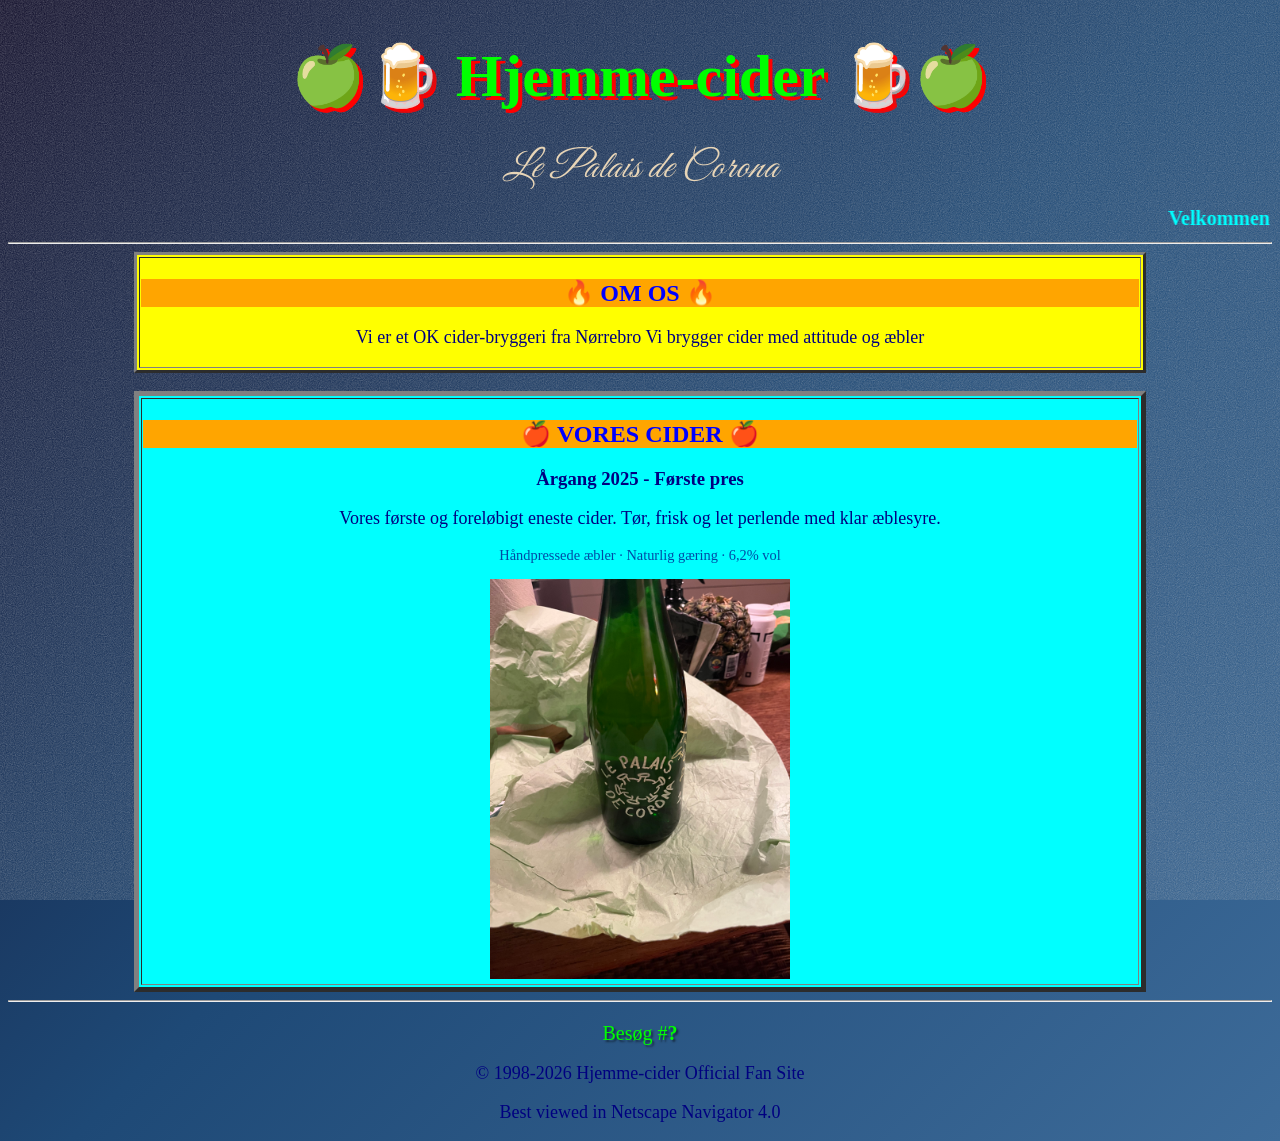
<file: index.html>
<!DOCTYPE html>
<html lang="da">
<head>
  <meta charset="UTF-8">
  <meta name="viewport" content="width=device-width, initial-scale=1.0">
  <title>Hjemme-cider - OFFICIEL HJEMMESIDE!!!</title>
  <link rel="stylesheet" href="style.css">

  <link rel="icon" type="image/png" href="assets/favicon.png">

  <meta property="og:type" content="website">
  <meta property="og:url" content="https://hjemmecider.dk/">
  <meta property="og:title" content="Hjemme-cider - OFFICIEL HJEMMESIDE!!!">
  <meta property="og:description" content="Velkommen til en vild cider-oplevelse på Nørrebro!">
  <meta property="og:image" content="https://hjemmecider.dk/assets/favicon.png">
  <meta name="twitter:card" content="summary">
  <meta name="twitter:image" content="https://hjemmecider.dk/assets/favicon.png">

  <link href="https://fonts.googleapis.com/css2?family=Montserrat:wght@600;800&family=Inter:wght@300;400&display=swap" rel="stylesheet">
  <link href="https://fonts.googleapis.com/css2?family=Great+Vibes&display=swap" rel="stylesheet">
</head>

<body>

  <center>
    <h1 class="blink">🍏🍺 Hjemme-cider 🍺🍏</h1>
    <p class="subtitle">Le Palais de Corona</p>
    <marquee behavior="scroll" direction="left">
      Velkommen til en vild cider-oplevelse på Nørrebro!
    </marquee>
  </center>

  <hr>

  <table border="3" width="80%" align="center" bgcolor="#ffff00">
    <tr>
      <td align="center">
        <h2>🔥 OM OS 🔥</h2>
        <p>
          Vi er et OK cider-bryggeri fra Nørrebro
          Vi brygger cider med attitude og æbler
        </p>
      </td>
    </tr>
  </table>

  <br>

  <table border="5" width="80%" align="center" bgcolor="#00ffff">
    <tr>
      <td align="center">
        <h2>🍎 VORES CIDER 🍎</h2>
          <div>
              <h3>Årgang 2025 - Første pres</h3>
              <p>
                  Vores første og foreløbigt eneste cider.
                  Tør, frisk og let perlende med klar æblesyre.
              </p>
              <p class="details">
                  Håndpressede æbler · Naturlig gæring · 6,2% vol
              </p>

              <center>
                <img src="assets/first_bottle.jpeg" width="300">
              </center>
          </div>
          </h2>
        </td>
    </tr>
  </table>

  <!-- <br>

  <table border="6" width="80%" align="center" bgcolor="#ff00ff">
    <tr>
      <td align="center">
        <h2>📍 BESØG OS 📍</h2>
        <p>2200 København N</p>
      </td>
    </tr>
  </table> -->

  <hr>

  <center>
    <p class="view-counter">Besøg #<span id="view-count">...</span></p>
    <p>© 1998-2026 Hjemme-cider Official Fan Site</p>
    <p>Best viewed in Netscape Navigator 4.0</p>
  </center>

  <script>
    (function() {
      var el = document.getElementById('view-count');
      fetch('https://api.countapi.xyz/hit/hjemmecider/visits')
        .then(function(r) { return r.json(); })
        .then(function(d) { if (el && d && typeof d.value === 'number') el.textContent = d.value; })
        .catch(function() { if (el) el.textContent = '?'; });
    })();
  </script>

</body>
</html>
</file>
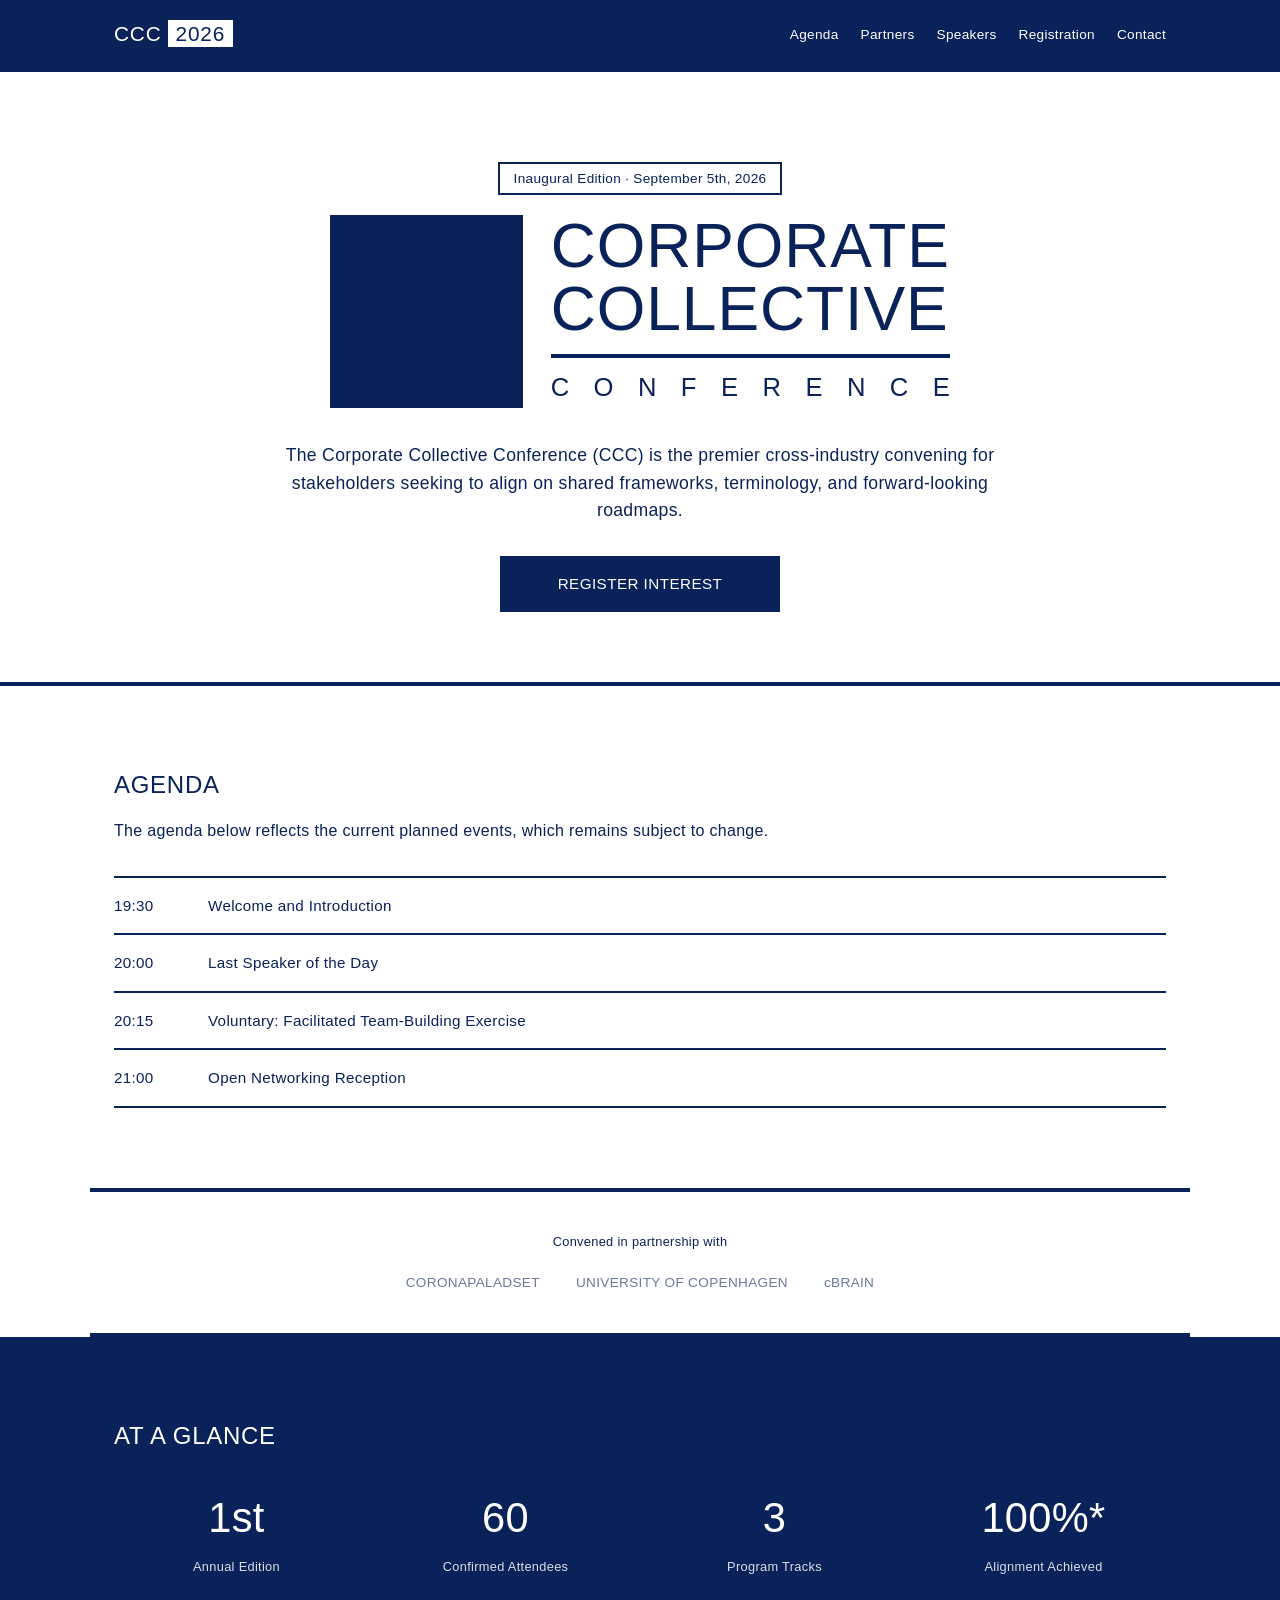
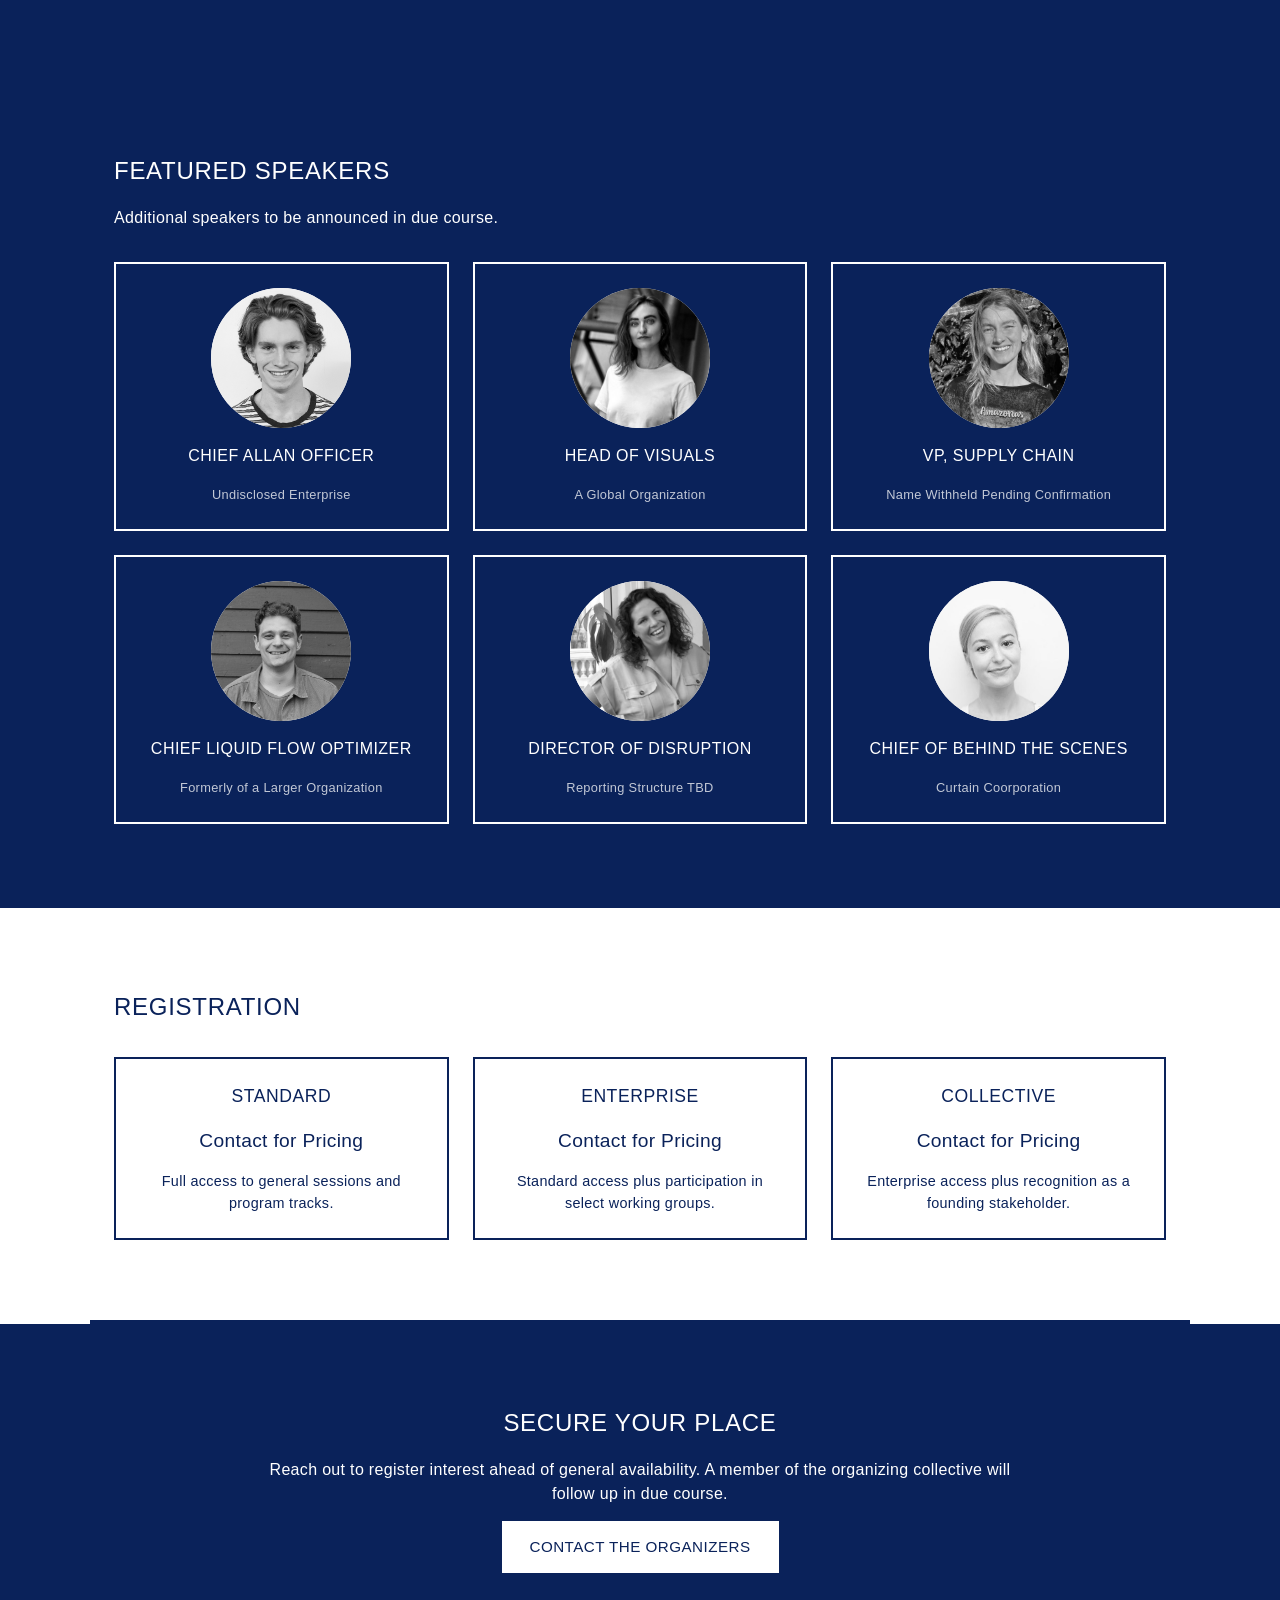
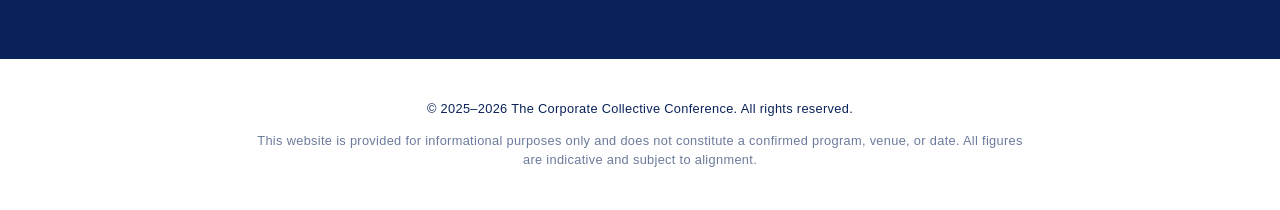
<file: ccc26/index.html>
<!DOCTYPE html>
<html lang="da">
<head>
  <meta charset="UTF-8">
  <meta name="viewport" content="width=device-width, initial-scale=1.0">
  <title>Corporate Collective Conference (CCC)</title>
  <link rel="stylesheet" href="style.css?v=2">
  <link rel="icon" type="image/png" href="../assets/favicon.png">

  <meta property="og:type" content="website">
  <meta property="og:url" content="https://hjemmecider.dk/ccc26/">
  <meta property="og:title" content="The Corporate Collective Conference (CCC)">
  <meta property="og:description" content="The Corporate Collective Conference (CCC) is the premier cross-industry convening for stakeholders seeking to align on shared frameworks, terminology, and forward-looking roadmaps.">
  <meta property="og:image" content="https://hjemmecider.dk/assets/ccc_logo.png">
  <meta name="twitter:card" content="summary_large_image">
  <meta name="twitter:image" content="https://hjemmecider.dk/assets/ccc_logo.png">
</head>
<body>

  <nav class="navbar">
    <div class="wrap navbar-inner">
      <span class="logo">CCC<span class="logo-mark">2026</span></span>
      <ul class="navlinks">
        <li><a href="#agenda">Agenda</a></li>
        <li><a href="#partners">Partners</a></li>
        <li><a href="#speakers">Speakers</a></li>
        <li><a href="#registration">Registration</a></li>
        <li><a href="#contact">Contact</a></li>
      </ul>
    </div>
  </nav>

  <header class="hero">
    <div class="wrap">
      <p class="eyebrow">Inaugural Edition · September 5th, 2026</p>
      <h1 class="hero-title">
        <span class="ccc-logo">
          <span class="ccc-logo-mark"></span>
          <span class="ccc-logo-text">
            <span class="ccc-logo-line">Corporate</span>
            <span class="ccc-logo-line">Collective</span>
            <span class="ccc-logo-rule"></span>
            <span class="ccc-logo-sub">Conference</span>
          </span>
        </span>
      </h1>
      <p class="hero-lede">
        The Corporate Collective Conference (CCC) is the premier
        cross-industry convening for stakeholders seeking to align on
        shared frameworks, terminology, and forward-looking roadmaps.
      </p>
      <div class="hero-actions">
        <a href="https://fb.me/1VlTPEgD7ihARv2" class="btn btn-primary btn-wide">Register Interest</a>
      </div>
    </div>
  </header>

  <main>

    <section id="agenda" class="wrap section">
      <h2>Agenda</h2>
      <p class="section-lede">
        The agenda below reflects the current planned events, which remains
        subject to change.
      </p>
      <div class="agenda agenda-light">
        <div class="agenda-item">
          <span class="agenda-time">19:30</span>
          <span class="agenda-title">Welcome and Introduction</span>
        </div>
        <div class="agenda-item">
          <span class="agenda-time">20:00</span>
          <span class="agenda-title">Last Speaker of the Day</span>
        </div>
        <div class="agenda-item">
          <span class="agenda-time">20:15</span>
          <span class="agenda-title">Voluntary: Facilitated Team-Building Exercise</span>
        </div>
        <div class="agenda-item">
          <span class="agenda-time">21:00</span>
          <span class="agenda-title">Open Networking Reception</span>
        </div>
      </div>
    </section>

    <section id="partners" class="stripe wrap">
      <p class="stripe-label">Convened in partnership with</p>
      <ul class="logo-row">
        <li>CORONAPALADSET</li>
        <li>UNIVERSITY OF COPENHAGEN</li>
        <li>cBRAIN</li>
      </ul>
    </section>

    <section class="section section-invert">
      <div class="wrap">
        <h2>At a Glance</h2>
        <div class="grid grid-4 stat-grid">
          <div class="stat">
            <p class="stat-num">1st</p>
            <p class="stat-label">Annual Edition</p>
          </div>
          <div class="stat">
            <p class="stat-num">60</p>
            <p class="stat-label">Confirmed Attendees</p>
          </div>
          <div class="stat">
            <p class="stat-num">3</p>
            <p class="stat-label">Program Tracks</p>
          </div>
          <div class="stat">
            <p class="stat-num">100%*</p>
            <p class="stat-label">Alignment Achieved</p>
          </div>
        </div>
      </div>
    </section>

    <section id="speakers" class="section section-invert">
      <div class="wrap">
        <h2>Featured Speakers</h2>
        <p class="section-lede">
          Additional speakers to be announced in due course.
        </p>
        <div class="grid grid-3">
          <div class="speaker-card">
            <a href="https://www.linkedin.com/in/allanerlang/" class="speaker-link">
              <img src="../assets/speaker.JPG" alt="Chief Allan Officer" class="speaker-avatar speaker-avatar-photo">
              <h3>Chief Allan Officer</h3>
              <p class="speaker-org">Undisclosed Enterprise</p>
            </a>
          </div>
          <div class="speaker-card">
            <a href="https://www.linkedin.com/in/dea-patricia-l-94681087/" class="speaker-link">
              <img src="../assets/linkedin_2.jpeg" alt="Head of Visuals" class="speaker-avatar speaker-avatar-photo">
              <h3>Head of Visuals</h3>
              <p class="speaker-org">A Global Organization</p>
            </a>
          </div>
          <div class="speaker-card">
            <a href="https://www.linkedin.com/in/vibeke-h-serup-a1b793266/" class="speaker-link">
              <img src="../assets/linkedin_3.jpeg" alt="VP, Supply Chain" class="speaker-avatar speaker-avatar-photo">
              <h3>VP, Supply Chain</h3>
              <p class="speaker-org">Name Withheld Pending Confirmation</p>
            </a>
          </div>
          <div class="speaker-card">
            <a href="https://www.linkedin.com/in/julius-jessen-terp/" class="speaker-link">
              <img src="../assets/speaker_linkedin.jpeg" alt="Director of Synergy" class="speaker-avatar speaker-avatar-photo">
              <h3>Chief Liquid Flow Optimizer</h3>
              <p class="speaker-org">Formerly of a Larger Organization</p>
            </a>
          </div>
          <div class="speaker-card">
            <a href="https://www.linkedin.com/in/linemunk/" class="speaker-link">
              <img src="../assets/speaker2_linkedin.jpeg" alt="VP, Human Capital" class="speaker-avatar speaker-avatar-photo">
              <h3>Director of Disruption</h3>
              <p class="speaker-org">Reporting Structure TBD</p>
            </a>
          </div>
          <div class="speaker-card">
            <a href="https://www.linkedin.com/in/ida-marie-valentin-christiansen-b69b9812b/" class="speaker-link">
              <img src="../assets/final_speaker.jpeg" alt="Keynote Speaker" class="speaker-avatar speaker-avatar-photo">
              <h3>Chief of Behind the Scenes</h3>
              <p class="speaker-org">Curtain Coorporation</p>
            </a>
          </div>
        </div>
      </div>
    </section>

    <section id="registration" class="wrap section">
      <h2>Registration</h2>
      <div class="grid grid-3">
        <div class="card pricing-card">
          <h3>Standard</h3>
          <p class="price">Contact for Pricing</p>
          <p>Full access to general sessions and program tracks.</p>
        </div>
        <div class="card pricing-card">
          <h3>Enterprise</h3>
          <p class="price">Contact for Pricing</p>
          <p>Standard access plus participation in select working groups.</p>
        </div>
        <div class="card pricing-card">
          <h3>Collective</h3>
          <p class="price">Contact for Pricing</p>
          <p>Enterprise access plus recognition as a founding stakeholder.</p>
        </div>
      </div>
    </section>

    <section id="contact" class="section section-invert cta-section">
      <div class="wrap">
        <h2>Secure Your Place</h2>
        <p class="section-lede">
          Reach out to register interest ahead of general availability.
          A member of the organizing collective will follow up in due
          course.
        </p>
        <a href="mailto:coronapaladset@gmail.com" class="btn btn-secondary">Contact the Organizers</a>
      </div>
    </section>

  </main>

  <footer class="footer">
    <div class="wrap">
      <p>&copy; 2025&ndash;2026 The Corporate Collective Conference. All rights reserved.</p>
      <p class="fine-print">
        This website is provided for informational purposes only and does
        not constitute a confirmed program, venue, or date. All figures are
        indicative and subject to alignment.
      </p>
    </div>
  </footer>

  <script>
    (function () {
      function layoutLogo() {
        var mark = document.querySelector('.ccc-logo-mark');
        var text = document.querySelector('.ccc-logo-text');
        var lines = document.querySelectorAll('.ccc-logo-line');
        var rule = document.querySelector('.ccc-logo-rule');
        var sub = document.querySelector('.ccc-logo-sub');
        if (!mark || !text || !rule || !sub || !lines.length) return;

        // Clear previous inline overrides first so every measurement below
        // reflects natural sizes, not last frame's computed values. Without
        // this, the "Conference" letter-spacing from a prior layout pass
        // feeds into this pass's width measurements, drifting further off
        // on every resize.
        rule.style.width = '';
        sub.style.width = '';
        sub.style.letterSpacing = '';

        var lineWidth = 0;
        lines.forEach(function (line) {
          lineWidth = Math.max(lineWidth, line.getBoundingClientRect().width);
        });

        var textHeight = text.getBoundingClientRect().height;
        if (textHeight > 0) {
          mark.style.width = textHeight + 'px';
          mark.style.height = textHeight + 'px';
        }

        if (lineWidth <= 0) return;

        rule.style.width = lineWidth + 'px';
        sub.style.width = lineWidth + 'px';

        var chars = sub.textContent.toUpperCase();
        if (chars.length < 2) return;
        var cs = getComputedStyle(sub);
        var canvas = document.createElement('canvas');
        var ctx = canvas.getContext('2d');
        ctx.font = cs.fontWeight + ' ' + cs.fontSize + ' ' + cs.fontFamily;
        var naturalWidth = ctx.measureText(chars).width;
        var gap = (lineWidth - naturalWidth) / (chars.length - 1);
        if (gap > 0) {
          sub.style.letterSpacing = gap + 'px';
        }
      }

      if (document.readyState === 'loading') {
        document.addEventListener('DOMContentLoaded', layoutLogo);
      } else {
        layoutLogo();
      }
      window.addEventListener('resize', layoutLogo);
    })();
  </script>

</body>
</html>
</file>
<file: style.css>
body {
    background-color: #1e4976;
    background-image:
      url("data:image/svg+xml,%3Csvg viewBox='0 0 256 256' xmlns='http://www.w3.org/2000/svg'%3E%3Cfilter id='grain'%3E%3CfeTurbulence type='fractalNoise' baseFrequency='0.9' numOctaves='4' stitchTiles='stitch'/%3E%3CfeColorMatrix type='saturate' values='0'/%3E%3C/filter%3E%3Crect width='100%25' height='100%25' filter='url(%23grain)' opacity='0.35'/%3E%3C/svg%3E"),
      linear-gradient(135deg, #0f0c29, #1e4976, #3d6b99);
    background-size: 256px 256px, 100% 100%;
    background-attachment: fixed, scroll;
    color: navy;
    font-family: "Comic Sans MS", cursive;
    text-align: center;
  }
  
  h1 {
    font-size: 60px;
    color: lime;
    text-shadow: 4px 4px red;
  }

  .subtitle {
    font-family: "Great Vibes", cursive;
    font-size: 2.4rem;
    color: #e8d5b7;
    margin: -0.2em 0 0.4em;
    letter-spacing: 0.02em;
    font-style: italic;
  }
  
  h2 {
    color: blue;
    background-color: orange;
  }
  
  p {
    font-size: 18px;
  }
  
  .blink {
    animation: blink-animation 0.8s steps(2, start) infinite;
  }
  
  @keyframes blink-animation {
    to {
      visibility: hidden;
    }
  }
  
  marquee {
    font-size: 20px;
    color: cyan;
    font-weight: bold;
  }

  .details {
    font-size: 0.9rem;
    margin-top: 0.5rem;
    opacity: 0.7;
  }

  .view-counter {
    font-size: 20px;
    color: lime;
    text-shadow: 2px 2px 2px rgba(0, 0, 0, 0.5);
    margin-bottom: 0.5em;
  }
  .view-counter #view-count {
    font-weight: bold;
  }
</file>
<file: ccc26/style.css>
:root {
  --navy: #0A225A;
  --white: #FFFFFF;
}

* {
  box-sizing: border-box;
}

html {
  scroll-behavior: smooth;
}

html, body {
  margin: 0;
  padding: 0;
}

section[id] {
  scroll-margin-top: 84px;
}

body {
  font-family: Impact, Haettenschweiler, "Arial Narrow Bold", sans-serif;
  font-weight: 400;
  letter-spacing: 0.02em;
  background: var(--white);
  color: var(--navy);
  line-height: 1.55;
}

.wrap {
  max-width: 1100px;
  margin: 0 auto;
  padding: 0 24px;
}

h1, h2, h3 {
  font-family: Impact, Haettenschweiler, "Arial Narrow Bold", sans-serif;
  font-weight: 400;
  text-transform: uppercase;
  margin: 0 0 16px 0;
  letter-spacing: 0.03em;
}

p, li, span, button, cite {
  font-family: Impact, Haettenschweiler, "Arial Narrow Bold", sans-serif;
  font-weight: 400;
}

p {
  margin: 0 0 12px 0;
}

/* --- Navbar --- */

.navbar {
  background: var(--navy);
  border-bottom: 4px solid var(--navy);
}

.navbar-inner {
  display: flex;
  align-items: center;
  justify-content: space-between;
  padding-top: 18px;
  padding-bottom: 18px;
  flex-wrap: wrap;
  gap: 12px;
}

.logo {
  color: var(--white);
  font-size: 1.3rem;
  letter-spacing: 0.04em;
}

.logo-mark {
  color: var(--navy);
  background: var(--white);
  padding: 2px 8px;
  margin-left: 6px;
  font-size: 1.3rem;
}

.navlinks {
  list-style: none;
  display: flex;
  gap: 22px;
  margin: 0;
  padding: 0;
  flex-wrap: wrap;
}

.navlinks li {
  font-size: 0.85rem;
}

.navlinks a {
  color: var(--white);
  text-decoration: none;
  border-bottom: 2px solid transparent;
  padding-bottom: 2px;
}

.navlinks a:hover {
  border-bottom: 2px solid var(--white);
}

/* --- Hero --- */

.hero {
  background: var(--white);
  border-bottom: 4px solid var(--navy);
  padding: 90px 0 70px 0;
  text-align: center;
}

.eyebrow {
  font-size: 0.85rem;
  color: var(--navy);
  border: 2px solid var(--navy);
  display: inline-block;
  padding: 4px 14px;
  margin-bottom: 20px;
}

.hero-title {
  margin: 0 0 20px 0;
}

/* --- CCC Logo (built with CSS, not an image) --- */

.ccc-logo {
  display: inline-flex;
  align-items: center;
  gap: clamp(14px, 3vw, 28px);
}

.ccc-logo-mark {
  /* Fallback size if JS is unavailable; overridden to match the exact
     height of .ccc-logo-text (top of "C" to bottom of "CONFERENCE"). */
  width: clamp(4.5rem, 18vw, 9rem);
  height: clamp(4.5rem, 18vw, 9rem);
  flex-shrink: 0;
  background: var(--navy);
}

.ccc-logo-text {
  display: flex;
  flex-direction: column;
  justify-content: center;
  text-align: left;
  min-width: 0;
}

.ccc-logo-line {
  font-size: clamp(1.9rem, 8vw, 3.9rem);
  line-height: 1;
  color: var(--navy);
  white-space: nowrap;
}

.ccc-logo-rule {
  /* Width is set by JS to exactly match the widest line above;
     this is just a sane fallback if JS is unavailable. */
  width: 100%;
  height: 4px;
  background: var(--navy);
  margin: 14px 0 10px 0;
}

.ccc-logo-sub {
  font-size: clamp(0.85rem, 3.3vw, 1.6rem);
  /* Width and letter-spacing are set by JS so the word is justified to
     span exactly the width of the lines above; this is just a fallback. */
  width: 100%;
  letter-spacing: 0.4em;
  color: var(--navy);
  white-space: nowrap;
}

.hero-lede {
  max-width: 720px;
  margin: 0 auto 32px auto;
  font-size: 1.1rem;
}

.hero-actions {
  display: flex;
  gap: 16px;
  justify-content: center;
  flex-wrap: wrap;
}

/* --- Buttons --- */

.btn {
  display: inline-block;
  font-family: Impact, Haettenschweiler, "Arial Narrow Bold", sans-serif;
  font-size: 0.95rem;
  text-transform: uppercase;
  letter-spacing: 0.03em;
  text-decoration: none;
  padding: 14px 28px;
  border: 2px solid var(--navy);
  cursor: pointer;
  border-radius: 0;
}

.btn-primary {
  background: var(--navy);
  color: var(--white);
}

.btn-secondary {
  background: var(--white);
  color: var(--navy);
}

.btn-wide {
  padding-left: 56px;
  padding-right: 56px;
}

/* --- Logo stripe --- */

.stripe {
  padding: 40px 24px;
  text-align: center;
  border-bottom: 4px solid var(--navy);
}

.stripe-label {
  font-size: 0.8rem;
  color: var(--navy);
  margin-bottom: 20px;
}

.logo-row {
  list-style: none;
  display: flex;
  justify-content: center;
  gap: 36px;
  flex-wrap: wrap;
  margin: 0;
  padding: 0;
}

.logo-row li {
  font-size: 0.85rem;
  color: var(--navy);
  opacity: 0.6;
}

/* --- Sections --- */

.section {
  padding: 80px 24px;
  border-bottom: 4px solid var(--navy);
}

.section-invert {
  background: var(--navy);
}

.section-invert h2,
.section-invert p,
.section-invert .stat-num,
.section-invert .stat-label,
.section-invert .agenda-time,
.section-invert .agenda-title {
  color: var(--white);
}

.section-lede {
  max-width: 780px;
  font-size: 1rem;
}

/* --- Grids / cards --- */

.grid {
  display: grid;
  gap: 24px;
  margin-top: 32px;
}

.grid-3 {
  grid-template-columns: repeat(auto-fit, minmax(260px, 1fr));
}

.grid-4 {
  grid-template-columns: repeat(auto-fit, minmax(200px, 1fr));
}

.card {
  border: 2px solid var(--navy);
  padding: 24px;
}

.card-index {
  font-size: 1.6rem;
  margin-bottom: 8px;
}

.card h3 {
  font-size: 1.1rem;
}

.card p {
  font-size: 0.9rem;
  margin-bottom: 0;
}

/* --- Stats --- */

.stat-grid {
  text-align: center;
}

.stat-num {
  font-size: 2.6rem;
  margin-bottom: 6px;
}

.stat-label {
  font-size: 0.8rem;
  opacity: 0.85;
}

/* --- Agenda --- */

.agenda {
  margin-top: 32px;
  border-top: 2px solid var(--white);
}

.agenda-item {
  display: flex;
  gap: 24px;
  padding: 16px 0;
  border-bottom: 2px solid var(--white);
}

.agenda-time {
  min-width: 70px;
  font-size: 0.95rem;
}

.agenda-title {
  font-size: 0.95rem;
}

.agenda-light {
  border-top: 2px solid var(--navy);
}

.agenda-light .agenda-item {
  border-bottom: 2px solid var(--navy);
}

.agenda-light .agenda-time,
.agenda-light .agenda-title {
  color: var(--navy);
}

/* --- Speakers --- */

.speaker-card {
  border: 2px solid var(--white);
  padding: 24px;
  text-align: center;
}

.speaker-avatar {
  width: 84px;
  height: 84px;
  margin: 0 auto 16px auto;
  background: var(--white);
}

.speaker-avatar-photo {
  width: 140px;
  height: 140px;
  border-radius: 50%;
  display: block;
  object-fit: cover;
  object-position: center top;
  filter: grayscale(100%);
  transition: opacity 0.15s ease;
}

.speaker-link {
  display: block;
  color: inherit;
  text-decoration: none;
}

.speaker-link:hover h3 {
  text-decoration: underline;
}

.speaker-link:hover .speaker-avatar-photo {
  opacity: 0.8;
}

.speaker-card h3 {
  font-size: 1rem;
  color: var(--white);
}

.speaker-org {
  font-size: 0.8rem;
  color: var(--white);
  opacity: 0.75;
  margin-bottom: 0;
}

/* --- Pricing --- */

.pricing-card {
  text-align: center;
}

.pricing-card .price {
  font-size: 1.2rem;
  margin-bottom: 14px;
}

/* --- Quotes --- */

.quote {
  border: 2px solid var(--navy);
  padding: 24px;
  margin: 0;
}

.quote p {
  font-size: 0.95rem;
}

.quote cite {
  display: block;
  font-size: 0.75rem;
  opacity: 0.7;
  font-style: normal;
}

/* --- CTA --- */

.cta-section {
  text-align: center;
}

.cta-section .section-lede {
  margin-left: auto;
  margin-right: auto;
}

/* --- Footer --- */

.footer {
  padding: 40px 24px;
  text-align: center;
}

.footer p {
  font-size: 0.8rem;
}

.fine-print {
  font-size: 0.7rem;
  opacity: 0.6;
  max-width: 780px;
  margin: 0 auto;
}
</file>
